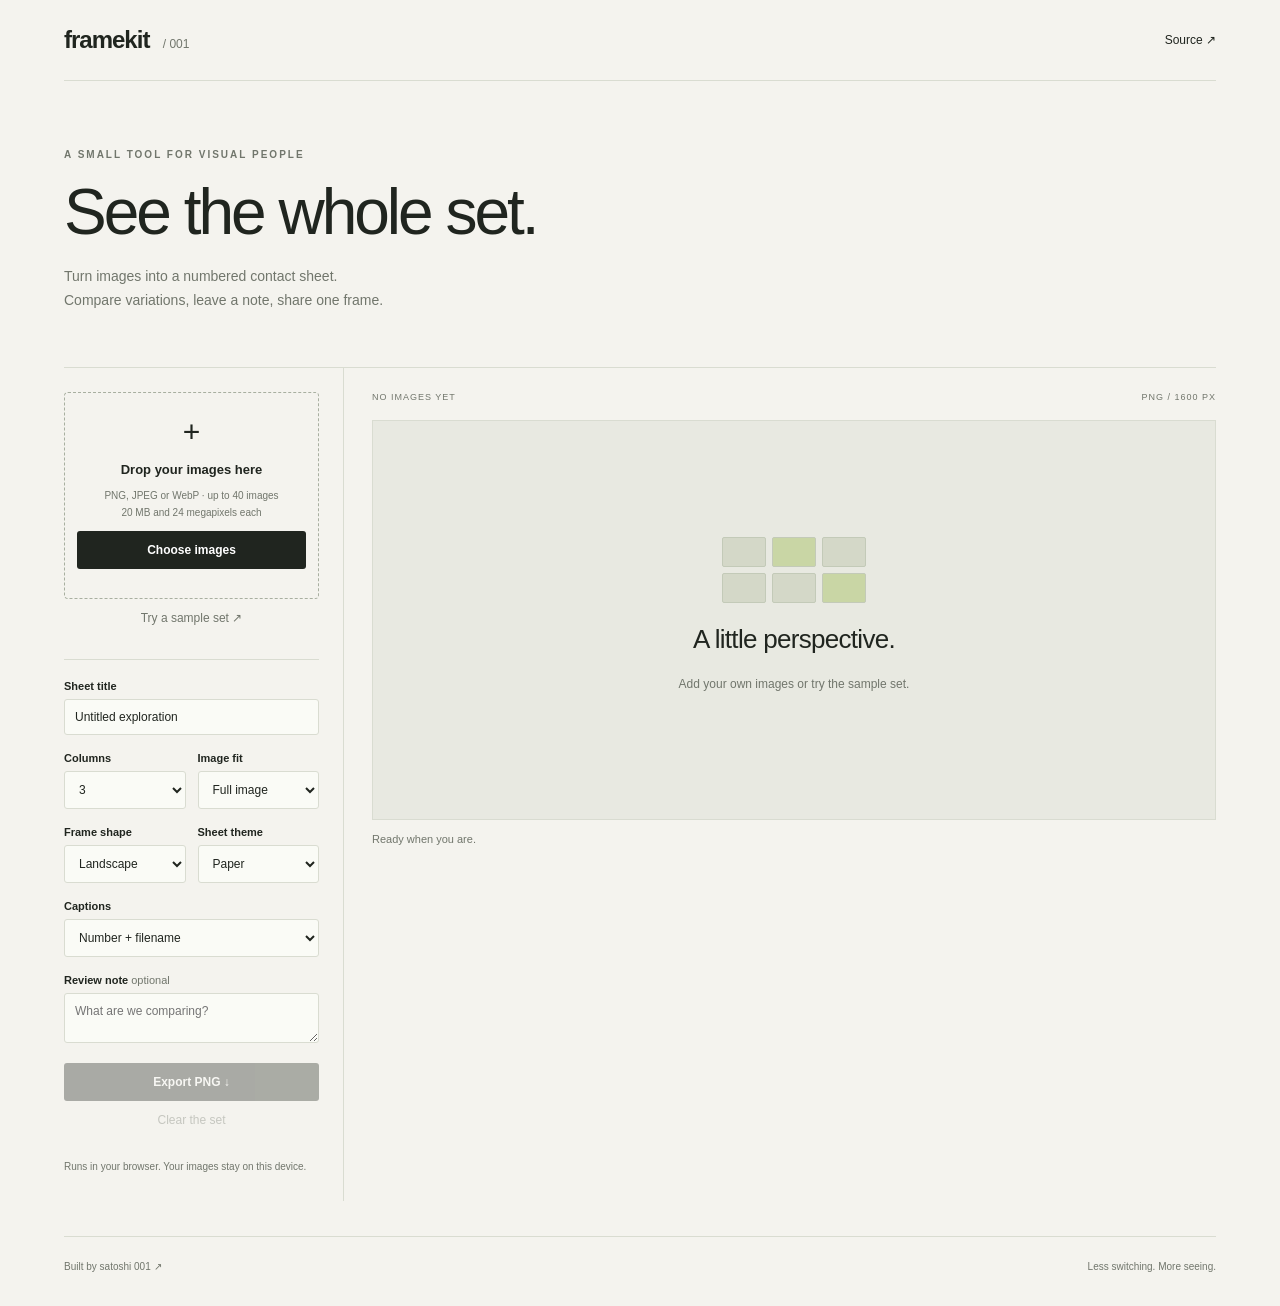
<file: tools/framekit/index.html>
<!doctype html>
<html lang="en">
<head>
<meta charset="utf-8">
<meta name="viewport" content="width=device-width,initial-scale=1">
<title>Framekit — contact sheets, without the upload</title>
<link rel="stylesheet" href="style.css">
</head>
<body>
<header><a class="wordmark" href="./">framekit<span> / 001</span></a><a href="https://github.com/satoshiwhynot/practical-ai/tree/main/tools/framekit">Source ↗</a></header>
<main>
<section class="intro"><p class="eyebrow">A SMALL TOOL FOR VISUAL PEOPLE</p><h1>See the whole set.</h1><p>Turn images into a numbered contact sheet.<br>Compare variations, leave a note, share one frame.</p></section>
<div class="workspace">
<aside aria-label="Contact sheet settings">
<div id="dropzone" class="dropzone"><span class="plus" aria-hidden="true">+</span><strong>Drop your images here</strong><p>PNG, JPEG or WebP · up to 40 images<br>20 MB and 24 megapixels each</p><label class="button primary" for="files">Choose images</label><input id="files" type="file" accept="image/png,image/jpeg,image/webp" multiple></div>
<button id="demo" class="button quiet">Try a sample set ↗</button>
<div class="settings">
<label for="title">Sheet title</label><input id="title" maxlength="80" value="Untitled exploration">
<div class="two"><div><label for="columns">Columns</label><select id="columns"><option>2</option><option selected>3</option><option>4</option><option>5</option></select></div><div><label for="fit">Image fit</label><select id="fit"><option value="contain">Full image</option><option value="cover">Fill the frame</option></select></div></div>
<div class="two"><div><label for="ratio">Frame shape</label><select id="ratio"><option value="1">Square</option><option value="1.7777778" selected>Landscape</option><option value="0.75">Portrait</option></select></div><div><label for="theme">Sheet theme</label><select id="theme"><option value="light">Paper</option><option value="dark">Ink</option></select></div></div>
<label for="labels">Captions</label><select id="labels"><option value="filename">Number + filename</option><option value="number">Number only</option></select>
<label for="note">Review note <span>optional</span></label><textarea id="note" rows="2" maxlength="180" placeholder="What are we comparing?"></textarea>
<button id="export" class="button primary" disabled>Export PNG ↓</button><button id="clear" class="button quiet" disabled>Clear the set</button>
</div><p class="privacy">Runs in your browser. Your images stay on this device.</p>
</aside>
<section class="preview-panel" aria-label="Contact sheet preview"><div class="preview-toolbar"><span id="count">NO IMAGES YET</span><span>PNG / 1600 PX</span></div><div class="canvas-wrap"><canvas id="sheet" width="1600" height="1000" aria-label="Preview of your contact sheet"></canvas><div id="empty"><div class="empty-grid"><i></i><i></i><i></i><i></i><i></i><i></i></div><h2>A little perspective.</h2><p>Add your own images or try the sample set.</p></div></div><p id="message" role="status" aria-live="polite">Ready when you are.</p><ol id="image-list" aria-label="Image order"></ol></section>
</div>
</main><footer><span>Built by <a href="https://x.com/satoshiwhynot">satoshi 001 ↗</a></span><span>Less switching. More seeing.</span></footer>
<script src="app.js"></script>
</body>
</html>
</file>
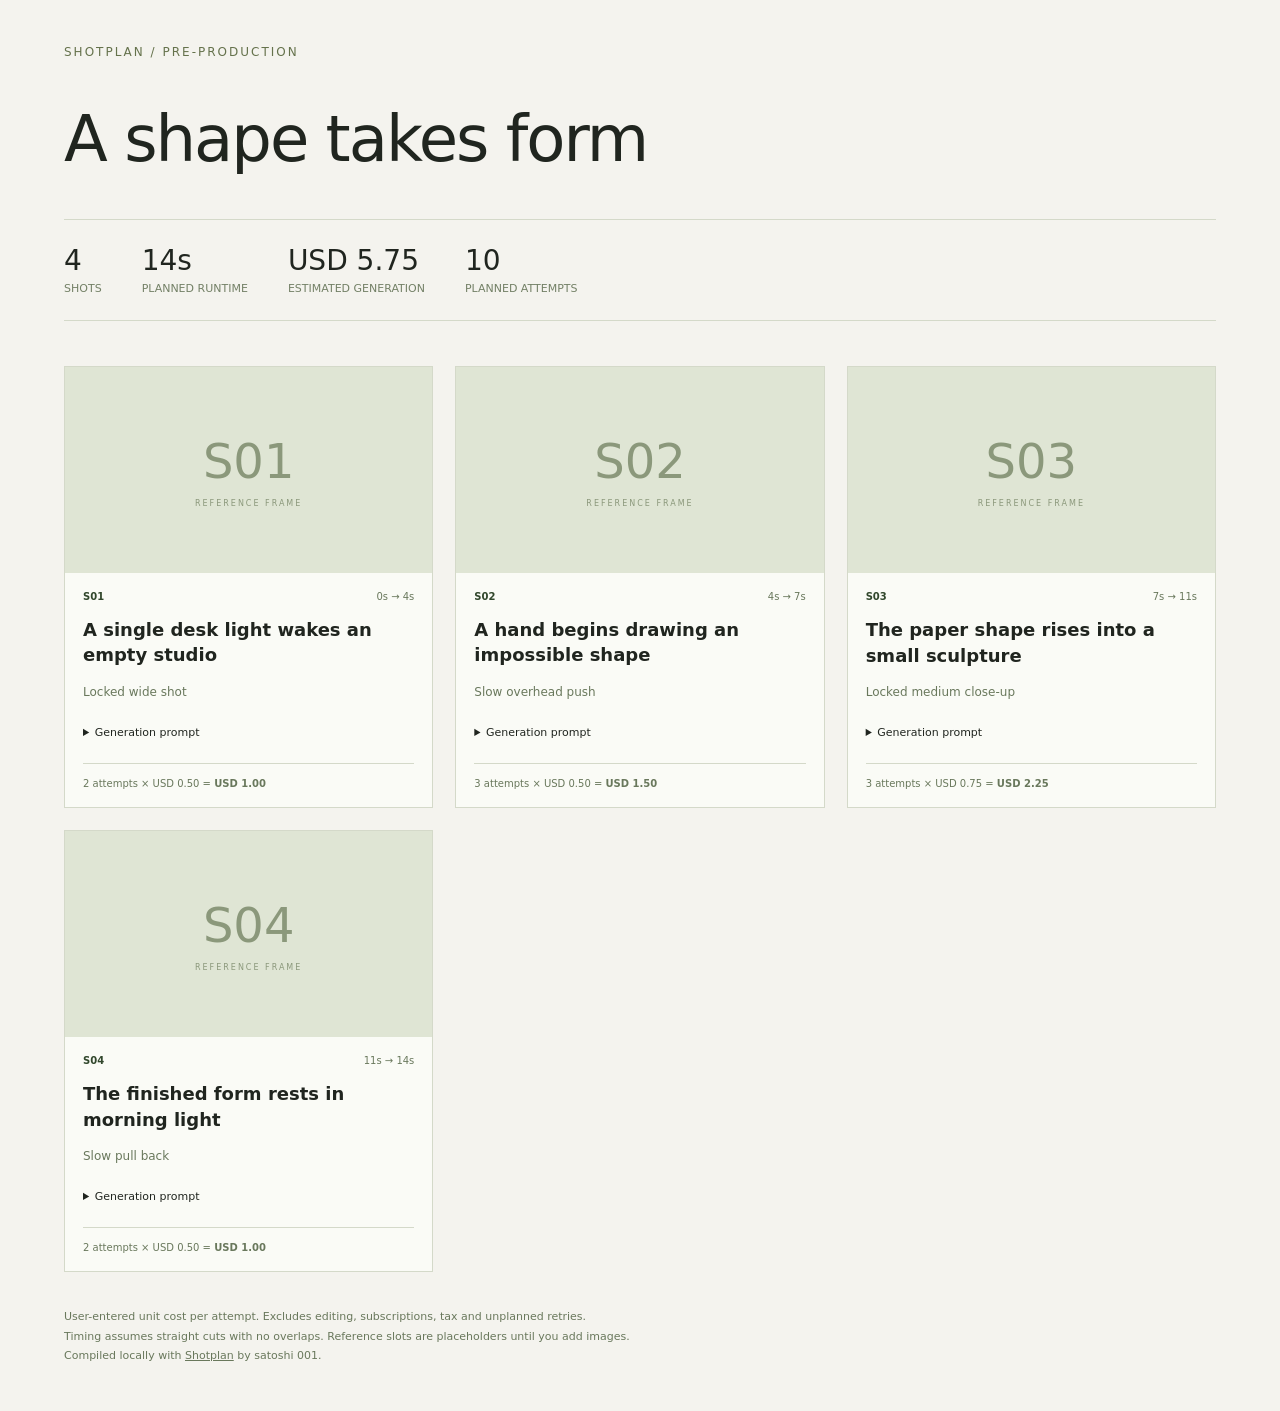
<file: tools/shotplan/examples/output/storyboard.html>
<!doctype html><html lang="en"><meta charset="utf-8"><meta name="viewport" content="width=device-width,initial-scale=1"><title>A shape takes form — Shotplan</title><style>
*{box-sizing:border-box}body{margin:0;background:#f4f3ee;color:#20251f;font-family:ui-sans-serif,system-ui,sans-serif}main{max-width:1280px;margin:auto;padding:45px 5vw}.brand{font-size:12px;letter-spacing:2px;color:#65724c}h1{font-size:clamp(32px,5vw,64px);font-weight:500;letter-spacing:-2px;max-width:950px}.stats{display:flex;gap:40px;flex-wrap:wrap;margin:30px 0 45px;padding:24px 0;border-top:1px solid #d4d9c9;border-bottom:1px solid #d4d9c9}.stats b{display:block;font-size:28px;font-weight:450}.stats span{font-size:11px;color:#738066}.grid{display:grid;grid-template-columns:repeat(3,minmax(0,1fr));gap:22px}article{border:1px solid #d4d9c9;background:#fafbf6;break-inside:avoid}.frame{aspect-ratio:16/9;background:#dfe5d4}.frame img{display:block;width:100%;height:100%;object-fit:contain}.placeholder{height:100%;display:flex;align-items:center;justify-content:center;flex-direction:column;color:#8b987b;gap:10px}.placeholder span{font-size:48px;font-weight:300}.placeholder small{font-size:8px;letter-spacing:2px}.details{padding:18px}.meta{display:flex;justify-content:space-between;font-size:10px;color:#69785c}.meta b{color:#31472c}h2{font-size:18px;font-weight:550;line-height:1.4}.camera{font-size:12px;color:#69785c;line-height:1.6}summary{font-size:11px;cursor:pointer;padding:12px 0}.prompt{font-size:12px;line-height:1.7;white-space:pre-wrap}.cost{font-size:10px;border-top:1px solid #d4d9c9;padding-top:14px;margin-top:12px;color:#69785c}footer{margin-top:35px;font-size:11px;color:#69785c;line-height:1.8}footer a{color:inherit}@media(max-width:900px){.grid{grid-template-columns:repeat(2,minmax(0,1fr))}}@media(max-width:560px){.grid{grid-template-columns:1fr}.stats{gap:20px}}@media print{body{background:white}.grid{grid-template-columns:repeat(2,minmax(0,1fr))}details{display:none}main{padding:0}}
</style><main><div class="brand">SHOTPLAN / PRE-PRODUCTION</div><h1>A shape takes form</h1><div class="stats"><div><b>4</b><span>SHOTS</span></div><div><b>14s</b><span>PLANNED RUNTIME</span></div><div><b>USD 5.75</b><span>ESTIMATED GENERATION</span></div><div><b>10</b><span>PLANNED ATTEMPTS</span></div></div><section class="grid"><article><div class="frame"><div class="placeholder"><span>S01</span><small>REFERENCE FRAME</small></div></div><div class="details"><div class="meta"><b>S01</b><span>0s → 4s</span></div><h2>A single desk light wakes an empty studio</h2><p class="camera">Locked wide shot</p><details><summary>Generation prompt</summary><p class="prompt">Quiet creative studio before sunrise. A single warm desk lamp illuminates pale paper and a graphite pencil. Muted olive and warm ivory palette. Hold the frame; the lamp is the only moving element. No people, no text.</p></details><div class="cost">2 attempts × USD 0.50 = <b>USD 1.00</b></div></div></article>
<article><div class="frame"><div class="placeholder"><span>S02</span><small>REFERENCE FRAME</small></div></div><div class="details"><div class="meta"><b>S02</b><span>4s → 7s</span></div><h2>A hand begins drawing an impossible shape</h2><p class="camera">Slow overhead push</p><details><summary>Generation prompt</summary><p class="prompt">Same paper and graphite pencil under the same warm lamp. Overhead close view of a hand tracing a smooth continuous loop. Keep hand anatomy stable and the paper texture consistent. One action only; no camera rotation, no text.</p></details><div class="cost">3 attempts × USD 0.50 = <b>USD 1.50</b></div></div></article>
<article><div class="frame"><div class="placeholder"><span>S03</span><small>REFERENCE FRAME</small></div></div><div class="details"><div class="meta"><b>S03</b><span>7s → 11s</span></div><h2>The paper shape rises into a small sculpture</h2><p class="camera">Locked medium close-up</p><details><summary>Generation prompt</summary><p class="prompt">A graphite loop on ivory paper lifts into a small matte olive sculpture. One continuous gentle rise. Warm side light from the desk lamp. Preserve the shape silhouette and paper position. No extra objects and no text.</p></details><div class="cost">3 attempts × USD 0.75 = <b>USD 2.25</b></div></div></article>
<article><div class="frame"><div class="placeholder"><span>S04</span><small>REFERENCE FRAME</small></div></div><div class="details"><div class="meta"><b>S04</b><span>11s → 14s</span></div><h2>The finished form rests in morning light</h2><p class="camera">Slow pull back</p><details><summary>Generation prompt</summary><p class="prompt">The same matte olive sculpture rests on the ivory sheet. Soft daylight enters from the left as the desk lamp dims. Gentle pull back; no object deformation. Leave the right third clear for an optional title added later.</p></details><div class="cost">2 attempts × USD 0.50 = <b>USD 1.00</b></div></div></article></section><footer>User-entered unit cost per attempt. Excludes editing, subscriptions, tax and unplanned retries.<br>Timing assumes straight cuts with no overlaps. Reference slots are placeholders until you add images.<br>Compiled locally with <a href="https://github.com/satoshiwhynot/practical-ai/tree/main/tools/shotplan">Shotplan</a> by satoshi 001.</footer></main></html>
</file>
<file: tools/framekit/style.css>
:root{color-scheme:light;--paper:#f4f3ee;--ink:#20251f;--muted:#71766c;--line:#d9dcd1;--accent:#d9f276;font-family:Inter,ui-sans-serif,-apple-system,BlinkMacSystemFont,"Segoe UI",sans-serif;font-size:14px}*{box-sizing:border-box}body{margin:0;background:var(--paper);color:var(--ink)}a{color:inherit;text-decoration:none}a:hover{text-decoration:underline}header,footer{display:flex;justify-content:space-between;align-items:center;margin:0 5vw;padding:26px 0;border-bottom:1px solid var(--line)}header>a:last-child{font-size:12px}.wordmark{font-size:24px;font-weight:750;letter-spacing:-1px}.wordmark span{font-size:12px;font-weight:400;letter-spacing:0;color:var(--muted);margin-left:10px}main{max-width:1500px;margin:auto;padding:0 5vw}.intro{padding:58px 0 40px}.eyebrow{font-size:10px;letter-spacing:2px;font-weight:650;color:var(--muted)}h1{font-size:clamp(40px,5vw,70px);font-weight:500;letter-spacing:-3px;line-height:1.02;margin:20px 0}.intro>p:last-child{color:var(--muted);line-height:1.7}.workspace{display:grid;grid-template-columns:280px minmax(0,1fr);border-top:1px solid var(--line)}aside{padding:24px 24px 16px 0;border-right:1px solid var(--line)}.dropzone{border:1px dashed #a8afa0;border-radius:4px;padding:22px 12px;text-align:center;transition:background .15s}.dropzone.over{background:var(--accent)}.plus{display:block;font-size:30px;font-weight:300;margin-bottom:12px}.dropzone strong{font-size:13px}.dropzone p{font-size:10px;line-height:1.7;color:var(--muted)}#files{position:absolute;width:1px;height:1px;opacity:0}#files:focus-visible+*{outline:2px solid var(--ink)}.dropzone:focus-within{outline:2px solid var(--ink);outline-offset:3px}.button{font:inherit;font-size:12px;font-weight:600;display:block;border:0;cursor:pointer;padding:12px 16px;border-radius:3px;text-align:center;width:100%;transition:filter .15s}.primary{background:var(--ink);color:#fff}.primary:hover{filter:brightness(1.3)}.quiet{background:transparent;color:var(--muted);font-weight:400}.button:disabled{opacity:.35;cursor:default}.settings{margin-top:22px;padding-top:20px;border-top:1px solid var(--line)}label{display:block;margin:0 0 7px;font-size:11px;font-weight:600}label span{color:var(--muted);font-weight:400}input,select,textarea{font:inherit;font-size:12px;background:#fafbf6;color:var(--ink);border:1px solid var(--line);border-radius:3px;width:100%;padding:10px;margin-bottom:17px}textarea{resize:vertical}.two{display:grid;grid-template-columns:1fr 1fr;gap:12px}.privacy{font-size:10px;line-height:1.6;color:var(--muted);margin-top:20px}.preview-panel{padding:24px 0 24px 28px;min-width:0}.preview-toolbar{display:flex;justify-content:space-between;font-size:9px;letter-spacing:1px;color:var(--muted);margin-bottom:18px}.canvas-wrap{position:relative;min-height:400px;background:#e8e9e1;border:1px solid var(--line);padding:20px;display:flex;align-items:center;justify-content:center}canvas{width:100%;height:auto;display:none;box-shadow:0 6px 20px #20251f0d}#empty{text-align:center;padding:70px 0}#empty h2{font-weight:450;letter-spacing:-.7px;font-size:26px}#empty p{color:var(--muted);font-size:12px}.empty-grid{display:grid;grid-template-columns:repeat(3,44px);gap:6px;justify-content:center}.empty-grid i{height:30px;background:#d4d8c8;border:1px solid #c3cab8;border-radius:2px}.empty-grid i:nth-child(2),.empty-grid i:nth-child(6){background:#c9d6a5}#message{font-size:11px;color:var(--muted);min-height:16px;line-height:1.6}#image-list{padding:0;list-style:none;display:grid;grid-template-columns:repeat(2,minmax(0,1fr));gap:6px}#image-list li{display:flex;align-items:center;gap:8px;border-bottom:1px solid var(--line);padding:8px 0;min-width:0}#image-list span{font-size:10px;overflow:hidden;text-overflow:ellipsis;white-space:nowrap;flex:1}#image-list button{border:1px solid var(--line);border-radius:3px;background:transparent;padding:4px 7px;color:var(--ink);cursor:pointer}#image-list button:disabled{opacity:.25;cursor:default}footer{border-top:1px solid var(--line);border-bottom:0;font-size:10px;color:var(--muted);margin-top:35px;padding:24px 0 34px}button:focus-visible,a:focus-visible,input:focus-visible,select:focus-visible,textarea:focus-visible{outline:2px solid #607628;outline-offset:3px}@media(max-width:800px){.workspace{grid-template-columns:1fr}aside{border-right:0;padding-right:0}.settings{display:grid;grid-template-columns:1fr}.preview-panel{padding-left:0;border-top:1px solid var(--line)}.intro{padding-top:35px}h1{letter-spacing:-2px}.canvas-wrap{min-height:240px;padding:12px}#empty{padding:35px 0}#image-list{grid-template-columns:1fr}footer>span:last-child{display:none}}@media(prefers-reduced-motion:reduce){*{transition:none!important}}
</file>
